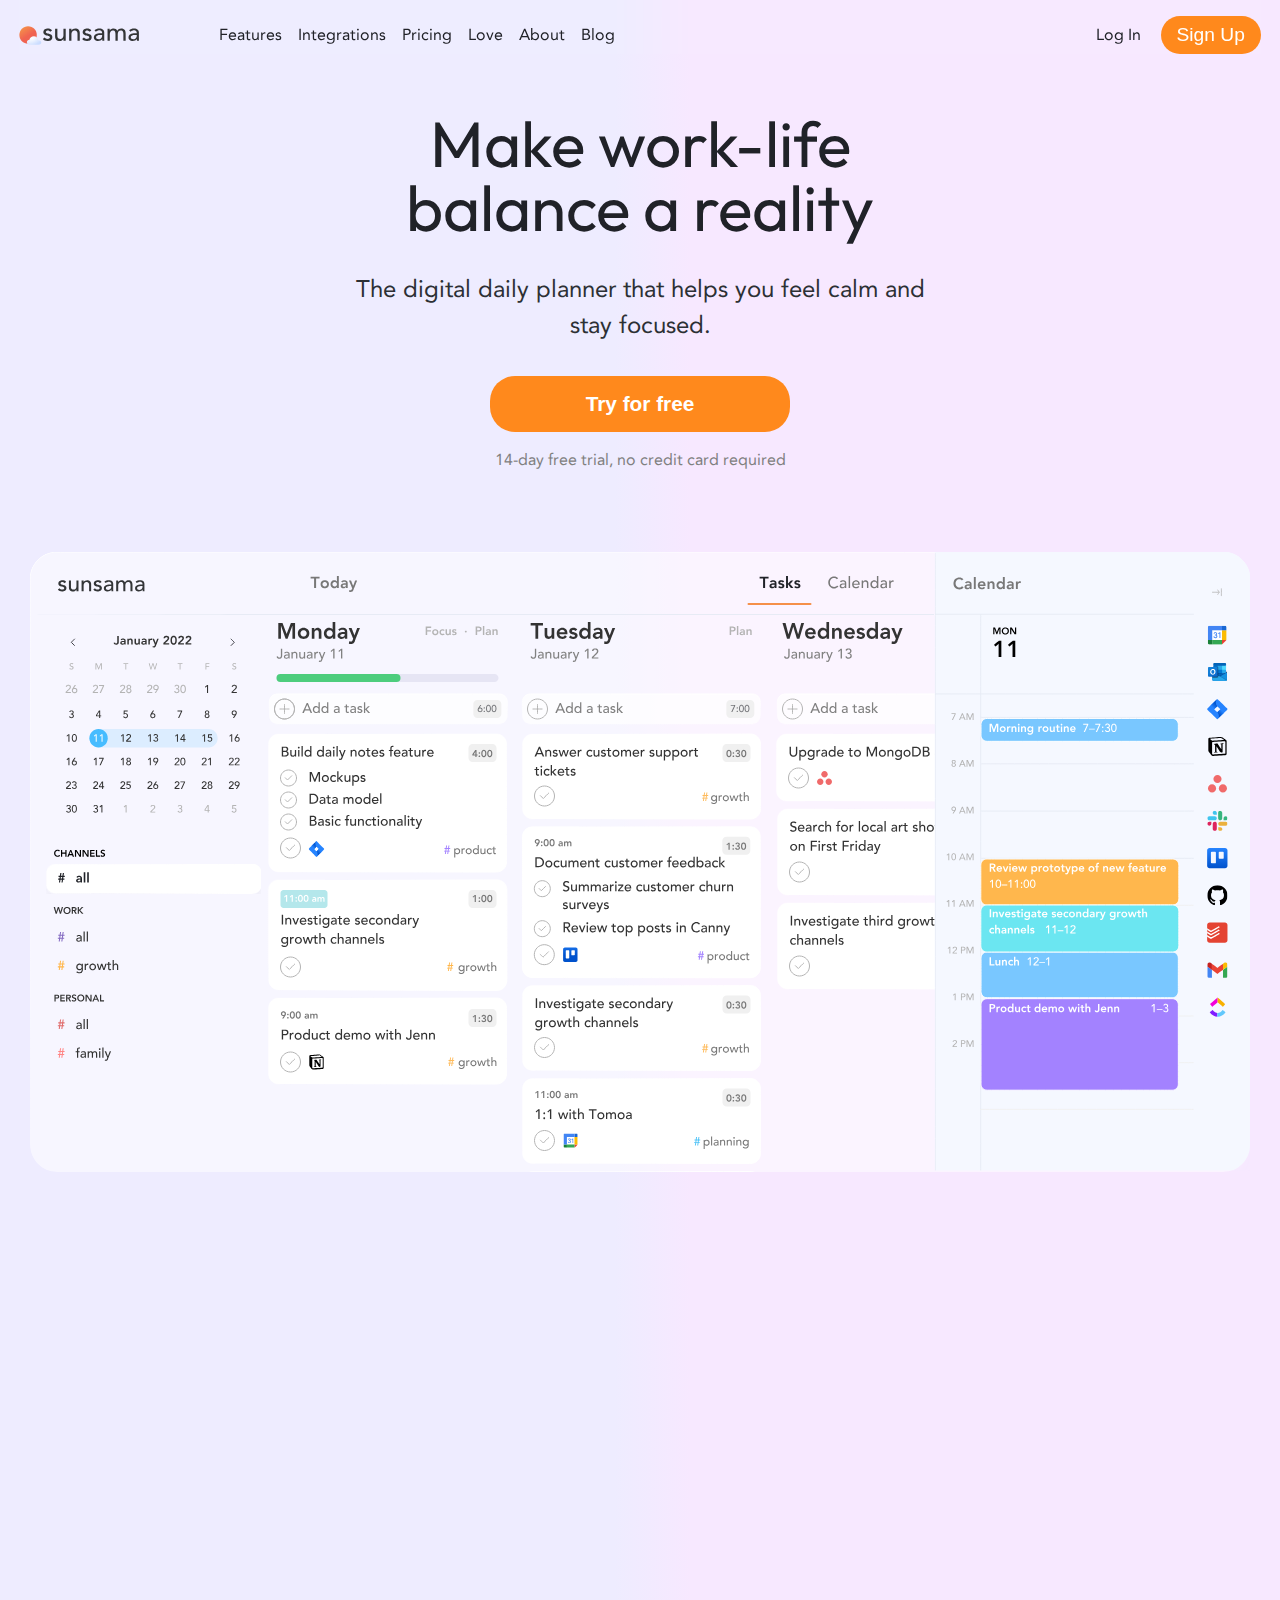
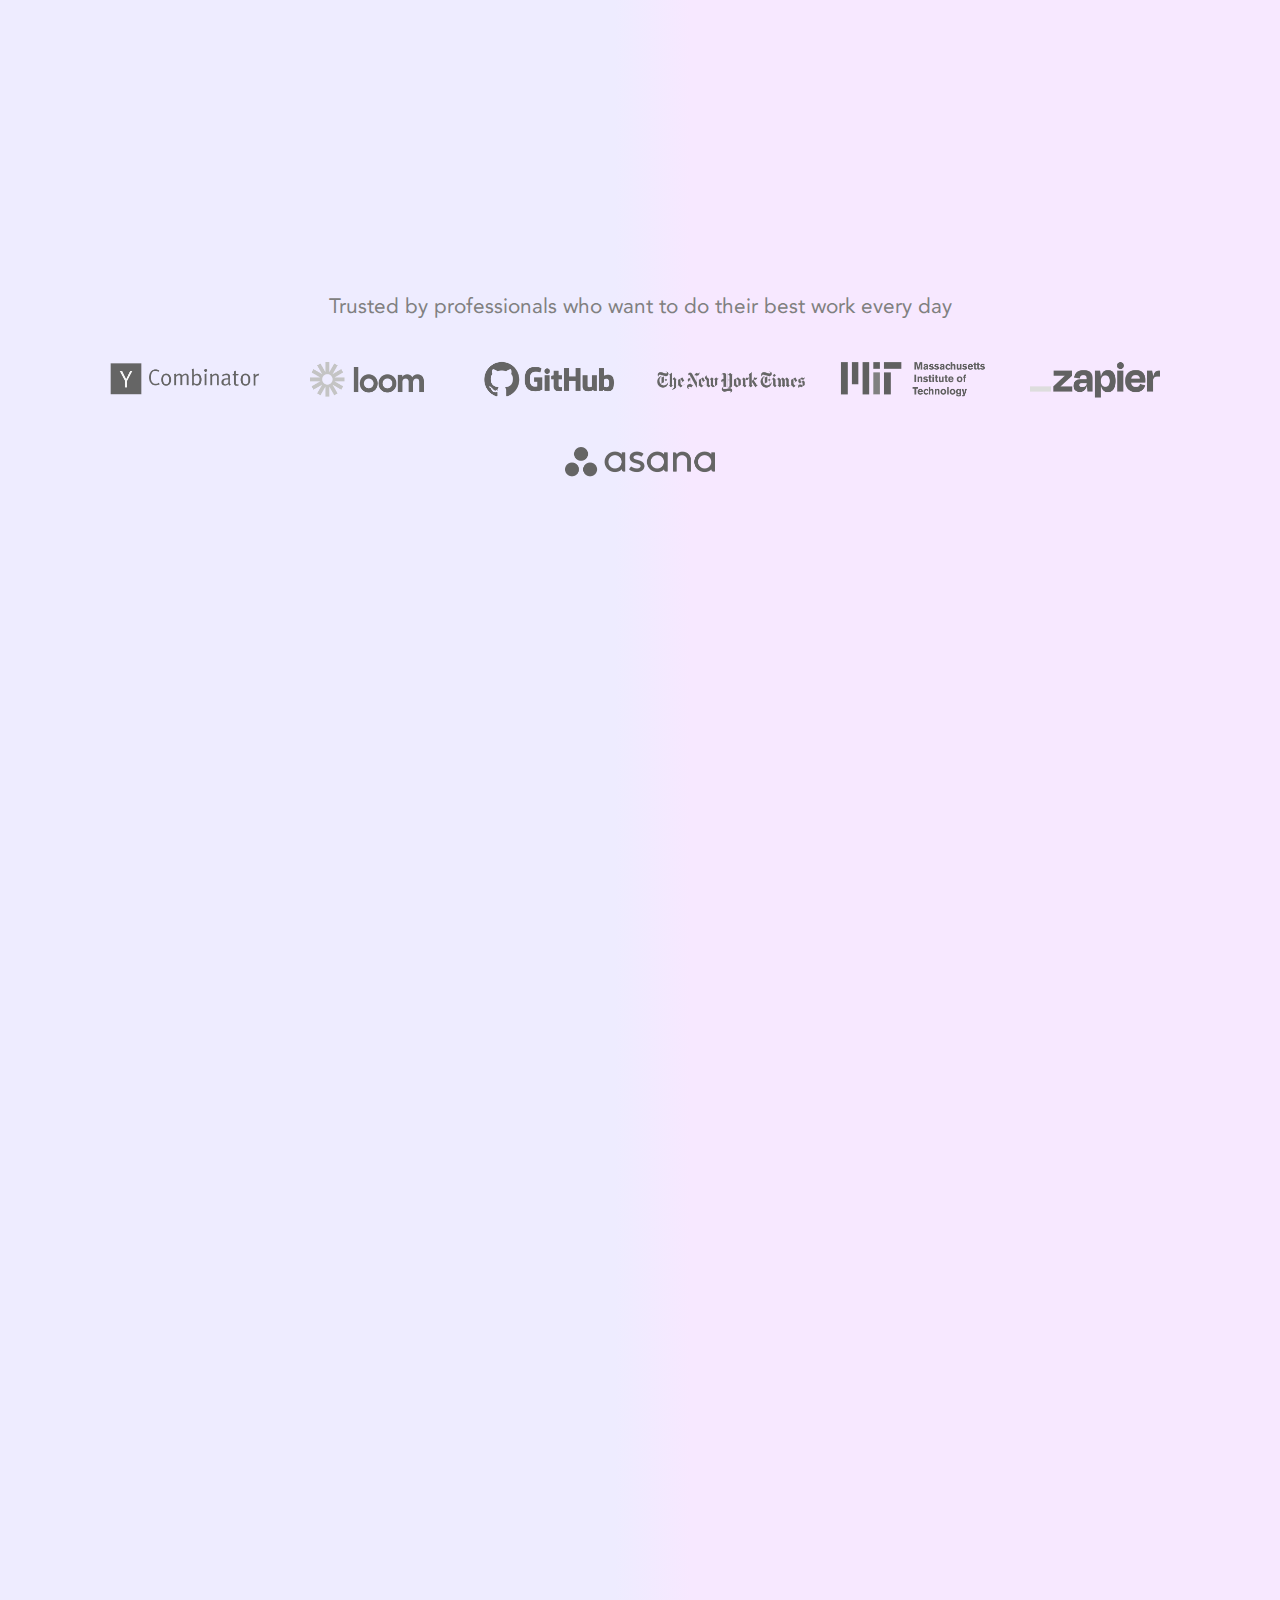
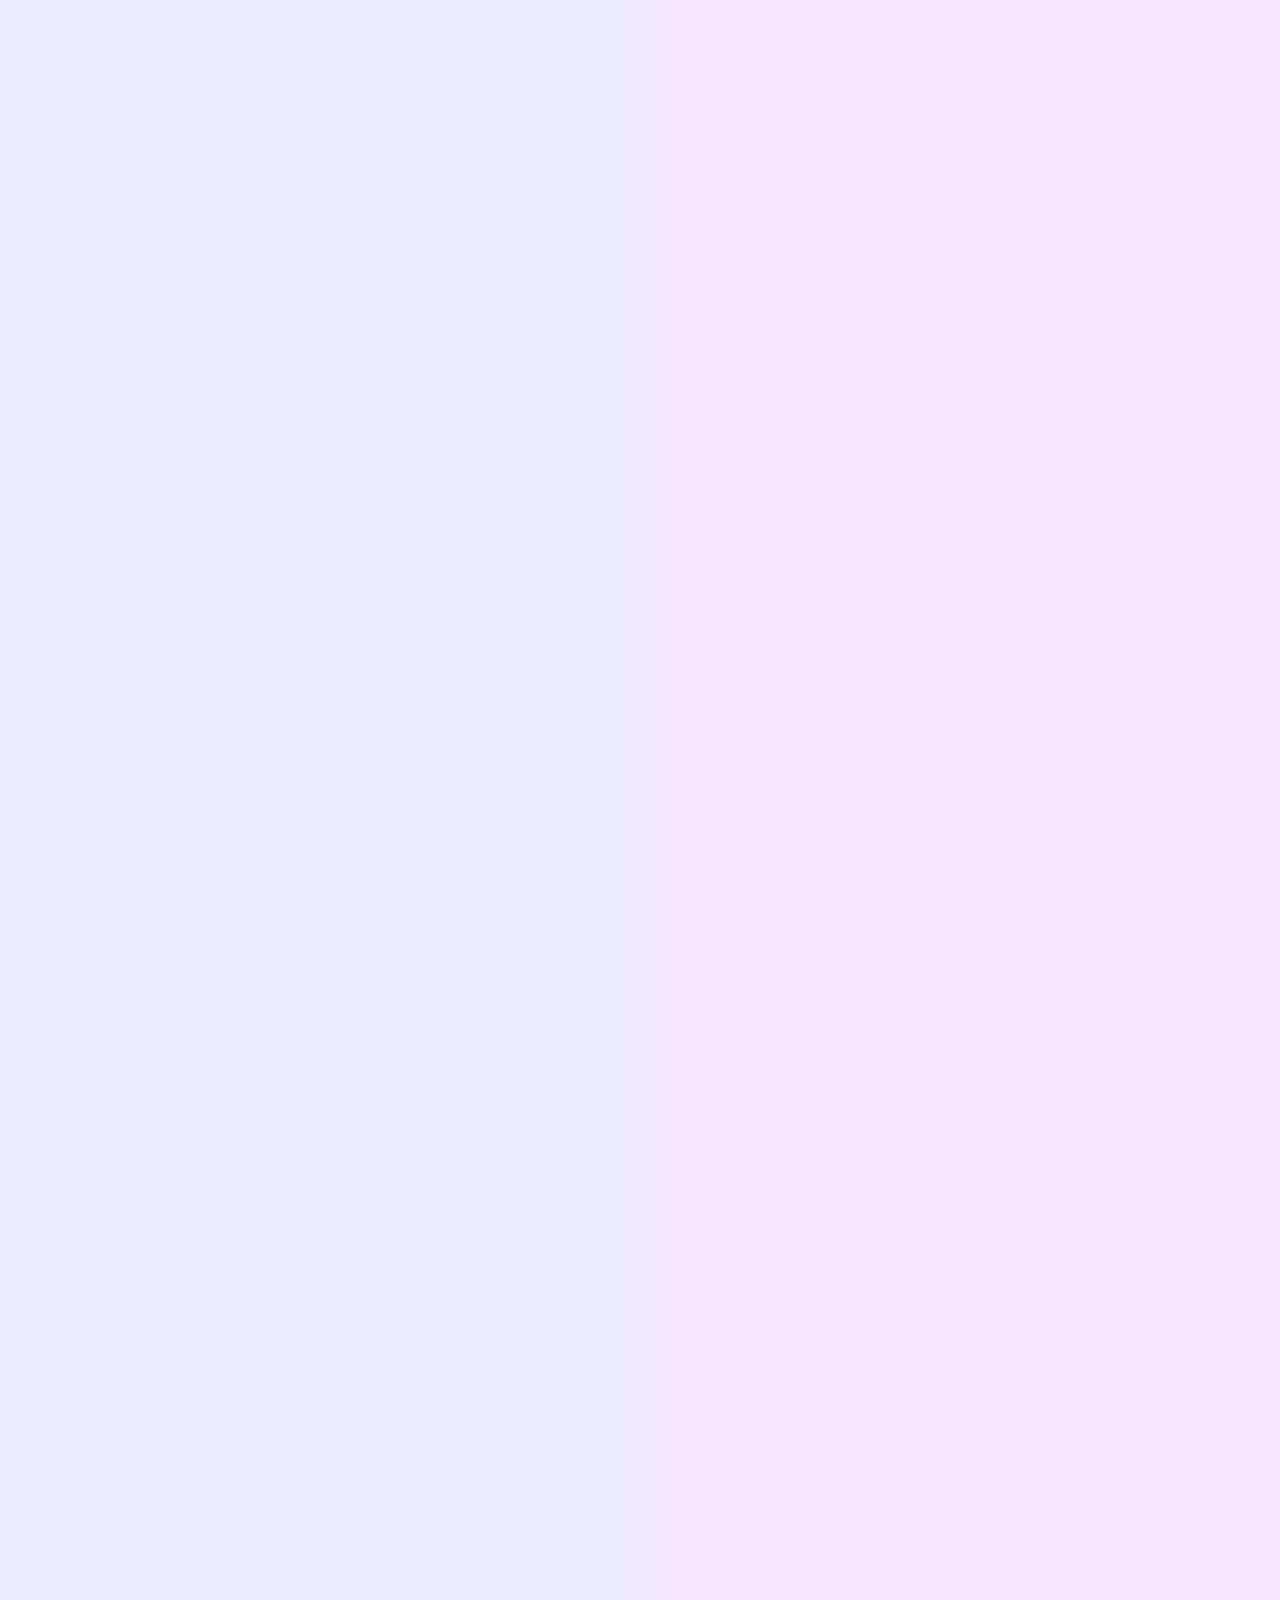
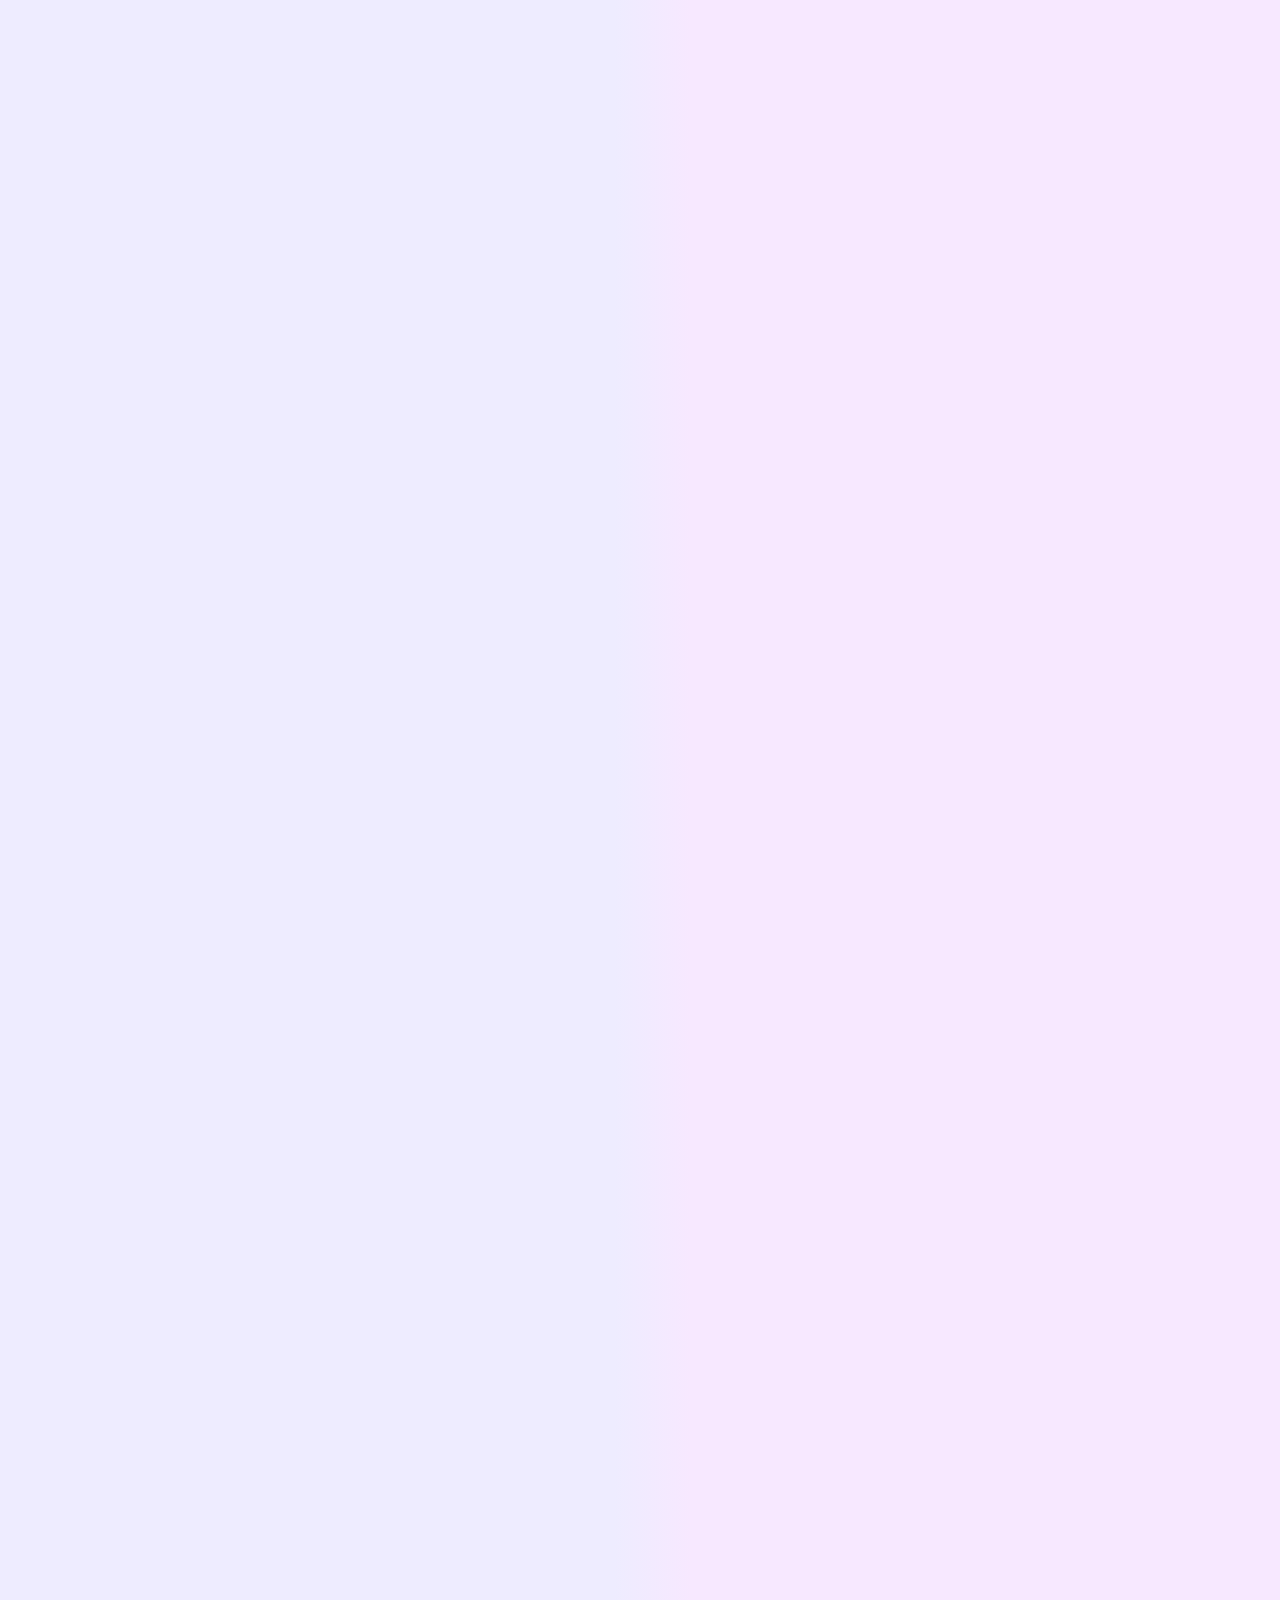
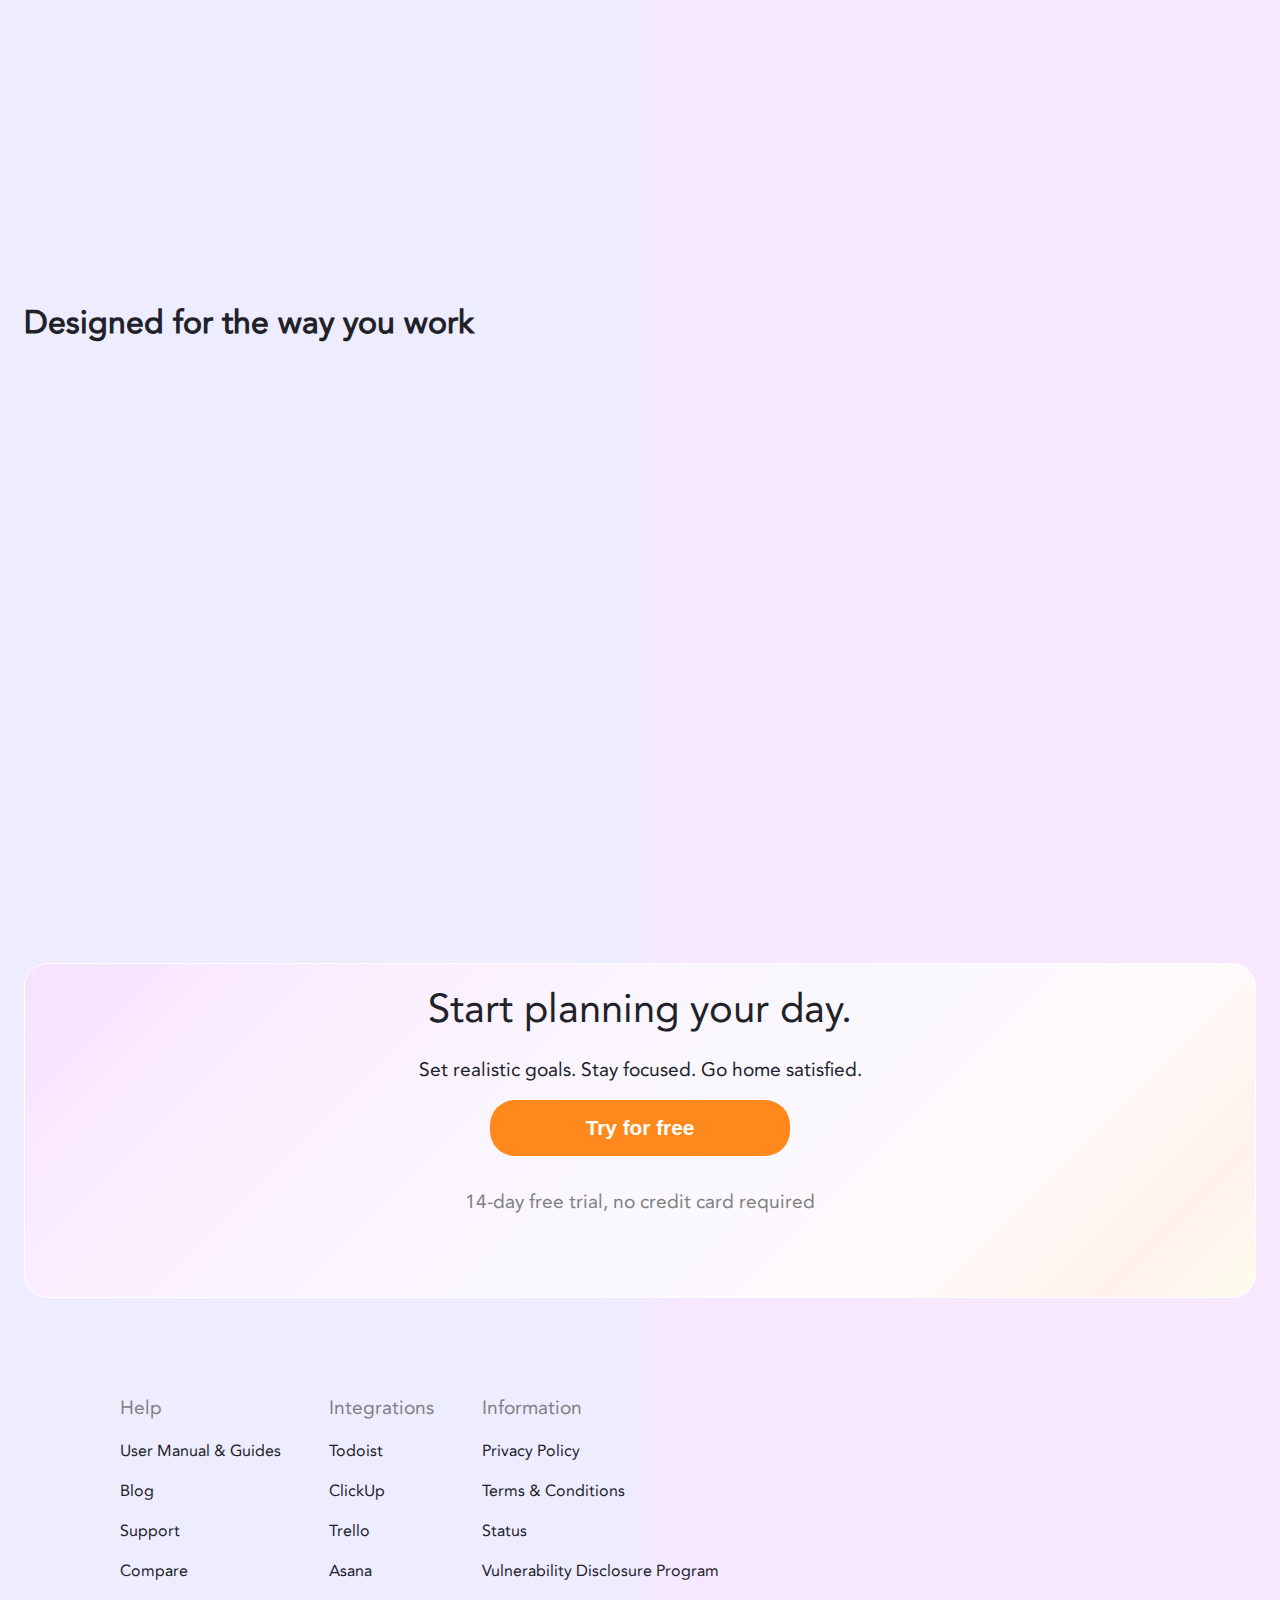
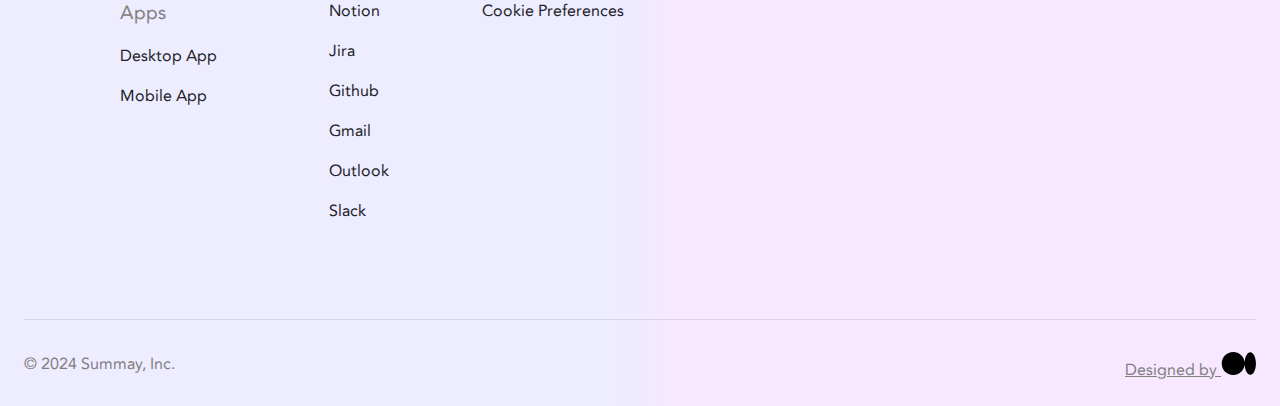
<file: index.html>
<!DOCTYPE html>
<html lang="en">
  <head>
    <meta charset="UTF-8" />
    <meta name="viewport" content="width=device-width, initial-scale=1.0" />
    <title>Sunsama - Make work-life balance a reality</title>
    <link rel="icon" href="./assets/sunsama.svg" />
    <link rel="stylesheet" href="style.css" />
    <link rel="stylesheet" href="queries.css" />
  </head>
  <body>
    <nav class="header">
      <div class="left">
        <img loading="lazy" src="./assets/sunsama-logo.svg" alt="Sunsama Logo" class="logo" />
        <div class="nav_links hide-menu" id="menu">
          <a href="#" class="link">Features</a>
          <a href="#" class="link">Integrations</a>
          <a href="#" class="link">Pricing</a>
          <a href="#" class="link">Love</a>
          <a href="#" class="link">About</a>
          <a href="#" class="link">Blog</a>
        </div>
      </div>

      <div id="hamburger" class="hamburger">
        <span></span><span></span><span></span>
      </div>
      <div class="right">
        <a href="#" class="login link">Log In</a>
        <button class="register">Sign Up</button>
      </div>
    </nav>

    <div class="home_header move-in">
      <h1>
        Make work-life <br />
        balance a reality
      </h1>
      <p class="subtitle">
        The digital daily planner that helps you feel calm and <br />
        stay focused.
      </p>
      <button class="trial">Try for free</button>
      <p class="trial_text">14-day free trial, no credit card required</p>
      <img loading="lazy"
        id="hero"
        class="hero"
        src="./assets/sunsama_desktop.svg"
        alt="Sunsama Desktop"
      />
    </div>

    <section class="testimonial">
      <div class="testimonial_list" id="testimonial_list">
        <div class="testimonial_card active_card">
          <img loading="lazy"
            src="./assets/LSVP.svg"
            alt="Testimonial Logo"
            class="testimonial_logo"
          />
          <p class="testimonial_text">
            Sunsama helps me
            <span id="orange">make better decisions and stay focused</span> on
            my priorities rather than just reacting to my schedule.
          </p>

          <div class="testimonial_client_wrapper">
            <img loading="lazy" src="./assets/meci.webp" alt="" class="client_image" />
            <div class="client_name">Merci Victoria Grace</div>
            <div class="client_description">Partner, LSVP</div>
          </div>
        </div>
        <div class="testimonial_card">
          <img loading="lazy"
            src="./assets/LSVP.svg"
            alt="Testimonial Logo"
            class="testimonial_logo"
          />
          <p class="testimonial_text">
            Sunsama helps me
            <span id="orange">make better decisions and stay focused</span> on
            my priorities rather than just reacting to my schedule.
          </p>

          <div class="testimonial_client_wrapper">
            <img loading="lazy" src="./assets/meci.webp" alt="" class="client_image" />
            <div class="client_name">Merci Victoria Grace</div>
            <div class="client_description">Partner, LSVP</div>
          </div>
        </div>
        <div class="testimonial_card">
          <img loading="lazy"
            src="./assets/LSVP.svg"
            alt="Testimonial Logo"
            class="testimonial_logo"
          />
          <p class="testimonial_text">
            Sunsama helps me
            <span id="orange">make better decisions and stay focused</span> on
            my priorities rather than just reacting to my schedule.
          </p>

          <div class="testimonial_client_wrapper">
            <img loading="lazy" src="./assets/meci.webp" alt="" class="client_image" />
            <div class="client_name">Merci Victoria Grace</div>
            <div class="client_description">Partner, LSVP</div>
          </div>
        </div>
      </div>

      <div class="trust">
        Trusted by professionals who want to do their best work every day
      </div>

      <div class="testimonial_logo_wrapper">
        <img loading="lazy" src="./assets/combinator.png" alt="Combinator" />
        <img loading="lazy" src="./assets/loom.png" alt="Loom" />
        <img loading="lazy" src="./assets/github.png" alt="github" />
        <img loading="lazy" src="./assets/nyt.png" alt="New York Times" />

        <img loading="lazy" src="./assets/mit.png" alt="MIT" />
        <img loading="lazy" src="./assets/zap.png" alt="_Zapier" />
        <img loading="lazy" src="./assets/asana.png" alt="Asana" />
      </div>
    </section>

    <section id="features" class="features">
      <div class="feature align_right">
        <img loading="lazy" src="./assets/step_1.png" alt="Step 1" />
        <div class="feature_box">
          <h2 class="feature_title">Guided daily planning</h2>
          <p class="feature_description">
            Be intentional about how you spend your time. Plan your day using a
            step-by-step routine.
          </p>
        </div>
      </div>

      <div class="feature align_left">
        <img loading="lazy" src="./assets/step_2.png" alt="Step 2" />
        <div class="feature_box">
          <h2 class="feature_title">Unified daily view</h2>
          <p class="feature_description">
            Pull in tasks from Trello/Asana/etc. Emails from Gmail/Outlook.
            Meetings from your calendar.
          </p>
        </div>
      </div>

      <div class="feature align_right">
        <img loading="lazy" src="./assets/step_1.png" alt="Step 3" />
        <div class="feature_box">
          <h2 class="feature_title">Realistic daily goals</h2>
          <p class="feature_description">
            Decide how long you want to work on each task. End your day at a
            reasonable time.
          </p>
        </div>
      </div>

      <div class="feature align_left">
        <img loading="lazy" src="./assets/step_2.png" alt="Step 4" />
        <div class="feature_box">
          <h2 class="feature_title">Timeboxing</h2>
          <p class="feature_description">
            Schedule your tasks to your calendar. Complete your plan for the
            day.
          </p>
        </div>
      </div>
    </section>

    <section class="integrations">
      <div class="integration_card">
        <div class="integration_left">
          <h2 class="integration_title">
            Drag and drop tasks from your project and task tools
          </h2>
          <p class="integration_description">
            Browse your tasks in Asana, ClickUp, Notion, Jira, GitHub, Todoist,
            Trello within Sunsama and pull in the ones you want to work on
            today.
          </p>
          <div class="integration_icons">
            <img loading="lazy"
              src="./assets/many_integration.svg"
              alt="A set of icons showing Sunsama's native inrtegrations"
            />
          </div>
        </div>

        <div class="integration_right">
          <img loading="lazy"
            src="./assets/integration1.png"
            alt="An image of the UI importing tasks from other tools"
          />
        </div>
      </div>

      <div class="integration_card">
        <div class="integration_left">
          <h2 class="integration_title">Imported tasks stay in sync</h2>
          <p class="integration_description">
            Sunsama automatically updates your tasks in your other tools when
            you import them or check them off.
          </p>
          <div class="integration_icons">
            <img loading="lazy"
              src="./assets/many_integration.svg"
              alt="A set of icons showing Sunsama's native inrtegrations"
            />
          </div>
        </div>

        <div class="integration_right">
          <img loading="lazy"
            src="./assets/integration2.png"
            alt="An image of the UI importing tasks from other tools"
          />
        </div>
      </div>

      <div class="integration_card">
        <div class="integration_left">
          <h2 class="integration_title">Set aside time for emails</h2>
          <p class="integration_description">
            Drag emails that require heads down work into your task list and set
            aside time to work on them.
          </p>
          <div class="integration_icons gmail">
            <img loading="lazy"
              src="./assets/gmail_outlook.svg"
              alt="A set of icons showing Sunsama's native inrtegrations"
            />
          </div>
        </div>

        <div class="integration_right">
          <img loading="lazy"
            src="./assets/integration3.png"
            alt="An image of the UI importing tasks from other tools"
          />
        </div>
      </div>

      <div class="integration_card">
        <div class="integration_left">
          <h2 class="integration_title">Follow up on Slack messages</h2>
          <p class="integration_description">
            Turn Slack messages into tasks. Remember to follow-up without
            feeling like everything is urgent.
          </p>
          <div class="integration_icons slack">
            <img loading="lazy"
              src="./assets/slack.svg"
              alt="A set of icons showing Sunsama's native inrtegrations"
            />
          </div>
        </div>

        <div class="integration_right">
          <img loading="lazy"
            src="./assets/integration4.png"
            alt="An image of the UI importing tasks from other tools"
          />
        </div>
      </div>

      <div class="integration_card">
        <div class="integration_left">
          <h2 class="integration_title">Synced with your calendars</h2>
          <p class="integration_description">
            Integrate all your Google and Outlook calendars in one place.
            Sunsama bi-directionally syncs with all your calendars.
          </p>
          <div class="integration_icons">
            <img loading="lazy"
              src="./assets/calendar_outlook.svg"
              alt="A set of icons showing Sunsama's native inrtegrations"
            />
          </div>
        </div>

        <div class="integration_right">
          <img loading="lazy"
            src="./assets/integration5.png"
            alt="An image of the UI importing tasks from other tools"
          />
        </div>
      </div>
    </section>

    <section class="design">
      <h2 class="design_title">Designed for the way you work</h2>

      <div class="designs_grid">
        <div class="design_card">
          <img loading="lazy"
            src="./assets/dark_mode.svg"
            alt="Dark mode"
            class="grid_item_image"
          />
          <div class="content">
            <h3>Dark Mode</h3>
            <p>Looks good no matter when you work.</p>
          </div>
        </div>

        <div class="design_card">
          <img loading="lazy"
            src="./assets/focus.svg"
            alt="Focus Mode"
            class="grid_item_image"
          />
          <div class="content">
            <h3>Focus Mode</h3>
            <p>Hyperfocus on your most important task.</p>
          </div>
        </div>

        <div class="design_card">
          <img loading="lazy"
            src="./assets/scheduling.svg"
            alt="Auto-Schedule Mode"
            class="grid_item_image"
          />
          <div class="content">
            <h3>Auto-scheduling</h3>
            <p>Automate scheduling your tasks to your calendar.</p>
          </div>
        </div>

        <div class="design_card">
          <img loading="lazy"
            src="./assets/weekly.svg"
            alt="weekly review"
            class="grid_item_image"
          />
          <div class="content">
            <h3>Weekly Review and Planning</h3>
            <p>Be intentional about your weekly goals and progress.</p>
          </div>
        </div>

        <div class="design_card">
          <img loading="lazy"
            src="./assets/shortcuts.svg"
            alt="Keyboard Shortcuts"
            class="grid_item_image"
          />
          <div class="content">
            <h3>Keyboard shortcuts</h3>
            <p>Move faster and do everything with your keyboard.</p>
          </div>
        </div>

        <div class="design_card">
          <img loading="lazy"
            src="./assets/analytics.svg"
            alt="Analytics"
            class="grid_item_image"
          />
          <div class="content">
            <h3>Analytics</h3>
            <p>Understand how you spend your time at work.</p>
          </div>
        </div>
      </div>
    </section>

    <div class="last_advert">
      <img loading="lazy" src="./assets/sunsama.svg" alt="Sunsama.com" />
      <h2>Start planning your day.</h2>
      <p>Set realistic goals. Stay focused. Go home satisfied.</p>
      <button class="trial">Try for free</button>
      <p class="trial_text">14-day free trial, no credit card required</p>
    </div>

    <div class="footer">
      <a href="#"><img loading="lazy" src="./assets/sunsama_text.svg" /></a>

      <div class="foot_links">
        <div id="happ">
          <div class="help">
            <p>Help</p>
            <a class="link" href="#">User Manual & Guides</a>
            <a class="link" href="#">Blog</a>
            <a class="link" href="#">Support</a>
            <a class="link" href="#">Compare</a>
          </div>

          <div class="apps">
            <p>Apps</p>
            <a class="link" href="#">Desktop App</a>
            <a class="link" href="#">Mobile App</a>
          </div>
        </div>

        <div class="int_links">
          <p>Integrations</p>
          <a class="link" href="#">Todoist</a>
          <a class="link" href="#">ClickUp</a>
          <a class="link" href="#">Trello</a>
          <a class="link" href="#">Asana</a>
          <a class="link" href="#">Notion</a>
          <a class="link" href="#">Jira</a>
          <a class="link" href="#">Github</a>
          <a class="link" href="#">Gmail</a>
          <a class="link" href="#">Outlook</a>
          <a class="link" href="#">Slack</a>
        </div>

        <div class="info">
          <p>Information</p>
          <a class="link" href="#">Privacy Policy</a>
          <a class="link" href="#">Terms & Conditions</a>
          <a class="link" href="#">Status</a>
          <a class="link" href="#">Vulnerability Disclosure Program</a>
          <a class="link" href="#">Cookie Preferences</a>
        </div>
      </div>
    </div>
    <footer>
      <p>© 2024 Summay, Inc.</p>

      <div class="socials">
        <a href="#"><img loading="lazy" src="./assets/facebook.svg" alt="Facebook" /></a>
        <a href="#"><img loading="lazy" src="./assets/twitter.svg" alt="Twitter" /></a>
        <a href="#"><img loading="lazy" src="./assets/linkedin.svg" alt="Linkedin" /></a>
        <a href="#"><img loading="lazy" src="./assets/insta.svg" alt="Instagram" /></a>
      </div>

      <a href="#">Designed by <img src="./assets/medium.svg" alt="Medium" /></a>
    </footer>

    <script src="./script.js"></script>
  </body>
</html>
</file>
<file: style.css>
:root {
  --black: #202228;
  --ss-orange: #ff891c;
  --light-black: #2c3034;
  --blue: #2da8ff;
}

@font-face {
  font-family: Outfit;
  src: url("./fonts/Outfit-Regular.ttf");
}

@font-face {
  font-family: Avenir;
  src: url("./fonts/avenir_roman_12.otf");
}

body {
  font-family: Avenir, sans-serif;
  color: var(--black);
  font-weight: 400;
  line-height: 1.5;
  background: rgb(247, 232, 255);
  background: linear-gradient(
    -90deg,
    rgba(247, 232, 255, 1) 46%,
    rgba(238, 236, 255, 1) 52%
  );
  background-position: center center;
  background-size: cover;
  background-repeat: no-repeat;
  overflow-x: hidden;
}

* {
  margin: 0;
  padding: 0;
  box-sizing: border-box;
}

.header {
  padding-top: 1.5rem;
  margin: 0 11rem;
  display: flex;
  justify-content: space-between;
  align-items: center;
  position: fixed;
  inset: 0;
  background-color: rgba(255, 255, 255, 0.05);
  bottom: auto;
  backdrop-filter: blur(7px);
  -webkit-backdrop-filter: blur(7px);
  z-index: 9;
}

.left {
  display: flex;
  gap: 80px;

  img {
    aspect-ratio: 1/1/2;
    width: 150px;
  }
}

.nav_links {
  display: flex;
  gap: 1rem;
}

.link {
  font-size: 1.1rem;
  text-decoration: none;
  color: var(--black);
  transition: color 0.3s ease;
}

.link:hover {
  color: var(--ss-orange);
}

.right {
  display: flex;
  gap: 1.2rem;
  align-items: center;
}

.register {
  padding: 0.5rem 1rem;
  border: none;
  background-color: var(--ss-orange);
  color: #fff;
  font-size: 1.2rem;
  border-radius: 25px;
  cursor: pointer;
  transition: box-shadow 0.35s cubic-bezier(0.165, 0.84, 0.44, 1);
}
.register:hover {
  box-shadow: 0 8px 10px 0px #ff8a1c80;
}

.home_header {
  margin-top: 12rem;
  display: grid;
  place-content: center;
  text-align: center;
  transform: translateY(30px);
  animation: move-in 1s forwards ease-in-out;

  h1 {
    font-size: 5rem;
    font-weight: 600;
    line-height: 106%;
    font-family: Outfit, sans-serif;
    margin-bottom: 2rem;
  }
}

.subtitle {
  color: var(--light-black);
  font-size: 1.5rem;
  margin-bottom: 2rem;
}

.trial {
  color: #fff;
  background-color: var(--ss-orange);
  border: none;
  padding: 1rem;
  font-size: 1.3rem;
  width: 300px;
  font-weight: 600;
  border-radius: 25px;
  margin: auto;
  cursor: pointer;
  transition: all 0.35s cubic-bezier(0.165, 0.84, 0.44, 1);
}

@keyframes testimonialScroll {
  0% {
    transform: translateX(0);
  }
  100% {
    transform: translateX(-100%);
  }
}

.trial:hover {
  transform: translateY(-3px);
  box-shadow: 0 8px 10px 0px #ff8a1cb0;
}

.trial_text {
  margin-top: 1rem;
  margin-bottom: 5rem;
  font-size: 1rem;
  color: gray;
}

.testimonial {
  margin-top: 12rem;
  display: flex;
  flex-direction: column;
  gap: 2rem;
  position: relative;
}

.testimonial_list {
  opacity: 0;
  transform: translateY(20px);
  transition: all 1s ease-in-out;
  display: flex;
  overflow-x: auto;
  scroll-behavior: smooth;
  transition: transform 0.5s ease; /* Smooth transition for scrolling */
}
.testimonial_card:first-child {
  margin-left: 25rem;
}

.testimonial_list::-webkit-scrollbar {
  display: none;
}

.testimonial_card:last-child {
  margin-right: 25rem;
}
.testimonial_card {
  transition: transform 0.5s ease; /* Smooth transition for scrolling */
  z-index: 1;
  flex: 0 0 auto;
  display: flex;
  flex-direction: column;
  gap: 1rem;
  background-color: #dddddd5f;
  border-radius: 25px;
  padding: 3rem;
  text-align: center;
  place-items: center;
  z-index: 1;
  border: none;
  border-radius: 2.5rem;
  width: 47.875rem;
  height: auto;
  box-shadow: 1px 0 #fff, 0 13px 1rem rgba(29, 31, 39, 0.03);
  padding: 2rem 3.125rem;
  margin: 0 1rem;

  img {
    aspect-ratio: 1;
    width: 50px;
  }
}
.active_card {
  background-color: rgba(252, 252, 252, 0.4);
  border: 1px solid rgba(255, 255, 255, 0.5);
}
#orange {
  color: var(--ss-orange);
}
.client_name {
  line-height: 1;
  font-weight: 600;
  font-size: 1.25rem;
}

.testimonial_text {
  font-family: Outfit, sans-serif;
  letter-spacing: -1px;
  font-size: 2.4rem;
  line-height: 116%;
}

.client_description {
  opacity: 0.5;
  font-weight: 500;
  line-height: 1;
}
.testimonial_client_wrapper {
  img {
    width: 56px;
  }
}
.testimonial_client_wrapper {
  display: flex;
  place-items: center;
  flex-direction: column;
  gap: 0.5rem;
}

.trust {
  margin-top: 2rem;
  text-align: center;
  font-size: 1.3rem;
  color: gray;
}
.testimonial_logo_wrapper {
  display: flex;
  margin: auto;
  flex-wrap: wrap;
  place-content: center;
  gap: 2rem;
  img {
    aspect-ratio: 1/1/2;
    width: 150px;
  }
}

.features {
  margin-top: 20rem;
  margin-left: 11rem;
  margin-right: 11rem;
  display: flex;
  flex-direction: column;
}

.align_right {
  flex-direction: row;
}
.align_left {
  flex-direction: row-reverse;
}

.feature {
  display: flex;
  align-items: center;
  opacity: 0;
  transform: translateY(20px);
  transition: all 0.5s ease-in-out;

  img {
    width: 600px;
  }
}

.feature_title {
  font-family: Outfit, sans-serif;
  font-size: 2.5rem;
  line-height: 106%;
  font-weight: 500;
}

.feature_box {
  flex: 1;
}

.feature_description {
  padding-top: 1rem;
  font-size: 1.5rem;
  font-weight: 100;
  line-height: 116%;
}

.integrations {
  display: flex;
  flex-direction: column;
  margin: 10rem 11rem;
  gap: 2rem;
}
.integration_card {
  background-color: rgba(255, 255, 255, 0.51);
  border: 1px solid rgba(255, 255, 255, 0.5);
  border-radius: 1.5rem;
  justify-content: space-between;
  /* align-items: stretch; */
  width: 100%;
  height: 31.75rem;
  display: flex;
  box-shadow: 1px 0 #fff, 0 8px 1.125rem rgba(42, 52, 147, 0.03);
  padding: 3rem 3rem;
  opacity: 0;
  transform: translateY(40px);
  transition: all 0.5s ease-in-out;
  img {
    object-fit: contain;
    border: 0;
    height: 100%;
    display: inline-block;
    width: 42.5rem;
  }
}

.integration_left {
  display: flex;
  flex-direction: column;
}

.integration_title {
  font-family: Outfit, sans-serif;
  font-size: 2.5rem;
  line-height: 106%;
  font-weight: 500;
}

.integration_description {
  margin-top: 1rem;
  font-size: 1.4rem;
}
.integration_icons {
  margin-top: auto;
  img {
    width: auto;
  }
}

.design {
  margin: 3rem 11rem;
}
.design_title {
  font-size: 4rem;
}

.designs_grid {
  gap: 2rem;
  margin-top: 2rem;
  display: grid;
  place-content: center;
  grid-template-columns: repeat(3, 1fr);
}

.design_card {
  opacity: 0;
  transform: translateX(100px);
  background-color: rgba(255, 255, 255, 0.3);
  border: 1px solid #fff;
  border-radius: 1.5rem;
  display: flex;
  flex-direction: column;
  justify-content: flex-start;
  align-items: flex-start;
  min-height: 16.25rem;
  padding: 2.5rem;
  gap: 1rem;
  transition: all 0.8s ease-in-out;
  img {
    width: 32px;
  }

  h3 {
    font-size: 1.75rem;
    line-height: 106%;
    font-weight: 500;
  }

  p {
    margin-bottom: 0;
    font-size: 1.25rem;
    font-weight: 400;
    line-height: 150%;
  }
}

.hamburger {
  display: none;
  height: 30px;
  flex-direction: column;
  width: 30px;
  width: 30px;
  gap: 5px;
  height: max-content;
  cursor: pointer;
  span {
    width: 30px;
    height: 4px;
    border-radius: 1.5rem;
    background-color: var(--black);
  }
}

.last_advert {
  margin: 2rem 11rem;
  display: flex;
  flex-direction: column;
  place-items: center;
  border-radius: 1.5rem;
  gap: 1rem;
  border: 1px solid #fff;

  background-image: linear-gradient(
    315deg,
    #fffbee,
    #fff2ec 10%,
    snow 23%,
    #fbf8ff 40%,
    #faf5ff 61%,
    #fbecff 80%,
    #f6e2ff
  );

  img {
    width: 100px;
  }
  h2 {
    font-size: 2.5rem;
    font-weight: 400;
  }
  p {
    font-size: 1.2rem;
  }
}
.scale-in {
  transform: scale(0.9);
}
#hero {
  transition: all 0.3s ease-in-out;
}

.move-in {
  transform: translateY(0);
  opacity: 1;
}

@keyframes move-in {
  from {
    opacity: 0;
    /* transform: translateY(-30px); */
  }
  to {
    transform: translateY(0);
    opacity: 1;
  }
}

.slide-in {
  transform: translateX(0);
  opacity: 1;
}

.footer {
  margin: 6rem 11rem;
  display: flex;
  gap: 6rem;
  align-items: start;
  color: var(--black);
  font-size: 1.2rem;
}

.foot_links {
  display: flex;
  gap: 3rem;

  div {
    display: flex;
    flex-direction: column;
    gap: 1rem;
    font-size: 1.2rem;
    p {
      color: gray;
    }
  }
}
#happ {
  gap: 1rem;
}

footer {
  border-top: 1px solid #0000001a;
  padding-top: 2rem;
  display: flex;
  justify-content: space-between;
  margin: 1rem 11rem;

  p,
  a {
    color: gray;
  }
  .socials {
    display: flex;
    gap: 0.7rem;
    img {
      width: 36px;
      transition: all 0.2s ease-in-out;
    }
    img:hover {
      transform: translateY(-5px);
    }
  }
}
</file>
<file: queries.css>
/* tabs */
@media (max-width: 1440px) {
  section {
    margin: 1rem 1.2rem;
  }
  .header {
    padding-top: 1rem;
    margin: 0 1.2rem;
  }
  .left {
    img {
      width: 120px;
    }
  }
  .link {
    font-size: 1rem;
  }

  .home_header {
    margin-top: 7rem;

    h1 {
      font-size: 4rem;
      font-weight: 500;
      line-height: 100%;
    }

    #hero {
      width: 100%;
    }
  }

  .testimonial_card:first-child {
    margin-left: 1rem;
  }
  .testimonial_card:last-child {
    margin-right: 1rem;
  }
  .testimonial_logo_wrapper {
    img {
      flex-basis: 150px;
    }
  }

  .features {
    margin-top: 5rem;
    gap: 5rem;
    margin-left: 1.5rem;
    margin-right: 1.5rem;
  }
  .feature {
    align-items: center;

    img {
      width: 450px;
    }
  }
  .feature_title {
    font-size: 2rem;
    font-weight: 600;
  }
  .feature_description {
    font-size: 1.3rem;
    font-weight: 100;
  }

  .integrations {
    margin: 10rem 1.5rem;
  }

  .integration_card {
    padding: 4rem;
    gap: 4rem;
    justify-content: space-between;
    img {
      object-fit: contain;
      height: 100%;
      display: block;
      width: 500px;
    }
  }
  .integration_left {
    width: 200px;
  }

  .integration_title {
    font-size: 1.5rem;
    font-weight: 700;
  }

  .integration_description {
    font-size: 1.1rem;
    line-height: 100%;
  }
  .integration_icons {
    margin-top: auto;
    img {
      display: block;
      width: auto;
      height: 40px;
    }
  }

  .design {
    margin: 3rem 1.5rem;
  }
  .design_title {
    font-size: 2rem;
  }
  .designs_grid {
    gap: 1rem;
  }
  .design_card {
    height: 200px;
    h3 {
      font-size: 1.5rem;
      font-weight: 600;
    }
    p {
      font-size: 1rem;
    }
  }

  .last_advert {
    margin: 2rem 1.5rem;
  }

  .footer {
    margin: 6rem 1.5rem;
  }
  footer {
    margin: 1.5rem;
  }
}

/* phones  */
@media (max-width: 768px) {
  .nav_links,
  .right {
    display: none;
    pointer-events: none;
  }

  .header {
    padding: 1.2rem;
    padding-top: 1.5rem;
  }

  section,
  .features,
  .integrations,
  .footer,
  .footer,
  .home_header {
    margin-left: 1.5rem;
    margin-right: 1.5rem;
  }

  .testimonial_card {
    width: 600px;
  }
  .testimonial_text {
    font-size: 1.7rem;
  }

  .feature {
    margin-left: 1rem;

    img {
      width: 190px;
    }
  }

  .integration_card {
    height: 600px;
  }

  .integration_right {
    img {
      width: 150px;
      height: 200px;
    }
  }

  .integration_left {
    width: 100px;
  }

  .integration_icons {
    img {
      width: 200px;
    }
  }

  .slack,
  .gmail {
    img {
      width: 100px;
    }
  }
  .designs_grid {
    grid-template-columns: repeat(2, 1fr);
  }

  .hamburger {
    display: flex;
  }

  .footer {
    margin-bottom: 0;
    img {
      width: 80px;
    }
    gap: 1rem;
    .foot_links {
      gap: 2rem;
    }
  }

  .nav_links {
    display: flex;
    flex-direction: column;
    position: absolute;
    left: 50%;
    opacity: 1;
    top: -60px;
    font-weight: 700;
    background-color: var(--light-black);
    width: 100%;
    text-align: center;
    border-radius: 1.5rem;
    padding: 10px;
    transform: translateX(-50%);
    box-shadow: 0 10px 8px 1px var(--light-black);
    transition: all 0.5s ease-in-out;
    a {
      color: #fff;
    }
    z-index: 2;
  }

  .show-menu {
    opacity: 1;
    /* display: flex; */
    top: 60px;
    pointer-events: all;
  }

  .hide-menu {
    opacity: 0;
    /* display: none; */
    top: -60px;
  }
}
</file>
